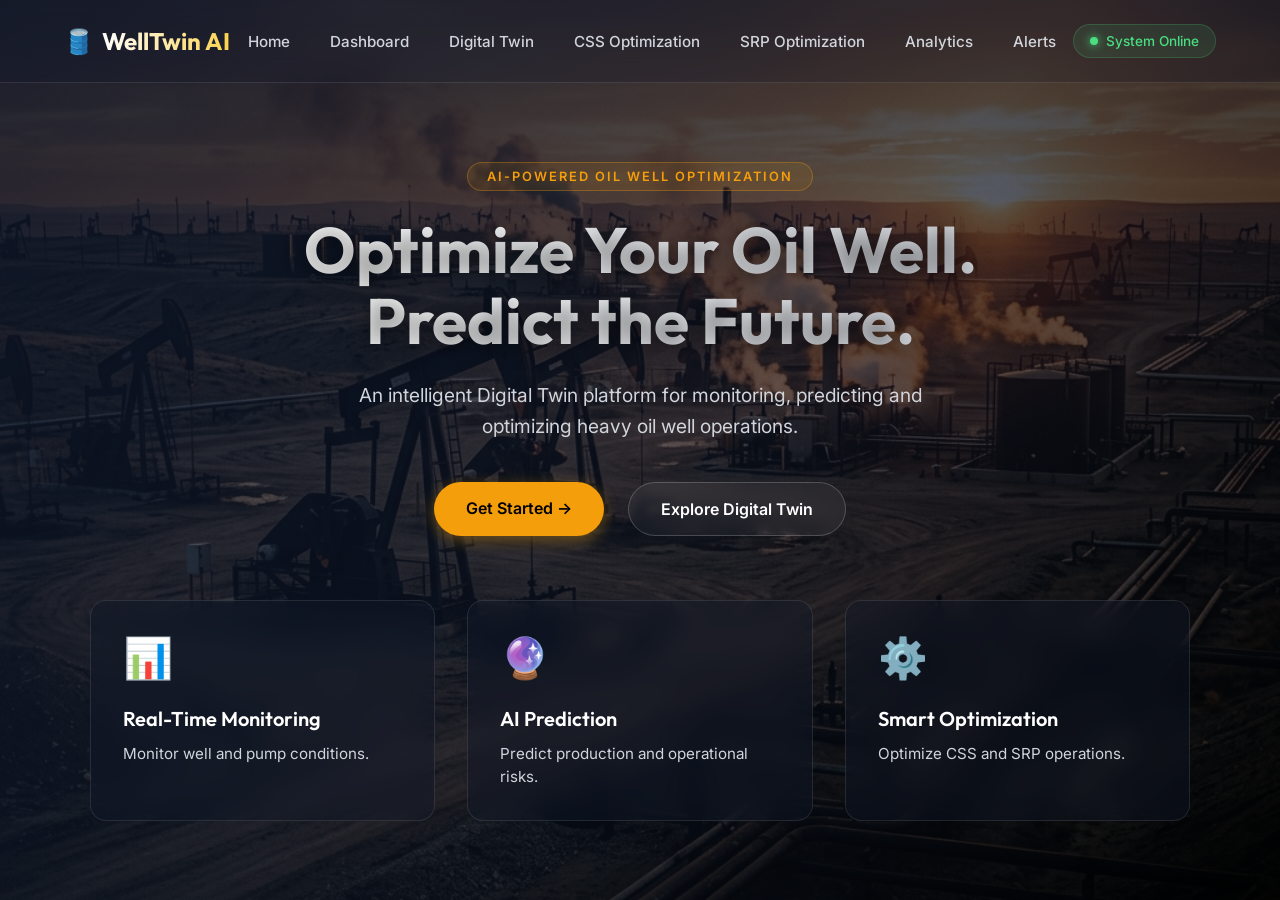
<file: index.html>
<!DOCTYPE html>
<html lang="en">
<head>
    <meta charset="UTF-8">
    <meta name="viewport" content="width=device-width, initial-scale=1.0">
    <meta name="description" content="WellTwin AI - AI-powered Oil Well Digital Twin platform for heavy oil well optimization.">
    <title>WellTwin AI - AI-Powered Oil Well Optimization</title>
    <link rel="stylesheet" href="style.css">
    <!-- Google Fonts -->
    <link href="https://fonts.googleapis.com/css2?family=Outfit:wght@300;400;500;600;700&family=Inter:wght@400;500&display=swap" rel="stylesheet">
</head>
<body>
    <div class="overlay"></div>
    
    <nav class="navbar">
        <div class="logo">🛢️ <span>WellTwin AI</span></div>
        <ul class="nav-links">
            <li><a href="index.html" class="active">Home</a></li>
            <li><a href="dashboard.html">Dashboard</a></li>
            <li><a href="digital-twin.html">Digital Twin</a></li>
            <li><a href="css-opt.html">CSS Optimization</a></li>
            <li><a href="srp-opt.html">SRP Optimization</a></li>
            <li><a href="analytics.html">Analytics</a></li>
            <li><a href="alerts.html">Alerts</a></li>
        </ul>
        <div class="system-status">
            <span class="status-dot"></span>
            System Online
        </div>
        <div class="hamburger">
            <span></span>
            <span></span>
            <span></span>
        </div>
    </nav>

    <main class="hero-section">
        <div class="hero-content">
            <div class="label">AI-POWERED OIL WELL OPTIMIZATION</div>
            <h1>Optimize Your Oil Well.<br>Predict the Future.</h1>
            <p class="subtitle">An intelligent Digital Twin platform for monitoring, predicting and optimizing heavy oil well operations.</p>
            
            <div class="cta-buttons">
                <a href="dashboard.html" class="btn btn-primary">Get Started &rarr;</a>
                <a href="digital-twin.html" class="btn btn-secondary">Explore Digital Twin</a>
            </div>
        </div>

        <div class="features-container">
            <div class="feature-card">
                <div class="icon">📊</div>
                <h3>Real-Time Monitoring</h3>
                <p>Monitor well and pump conditions.</p>
            </div>
            
            <div class="feature-card">
                <div class="icon">🔮</div>
                <h3>AI Prediction</h3>
                <p>Predict production and operational risks.</p>
            </div>
            
            <div class="feature-card">
                <div class="icon">⚙️</div>
                <h3>Smart Optimization</h3>
                <p>Optimize CSS and SRP operations.</p>
            </div>
        </div>
    </main>
</body>
</html>
</file>
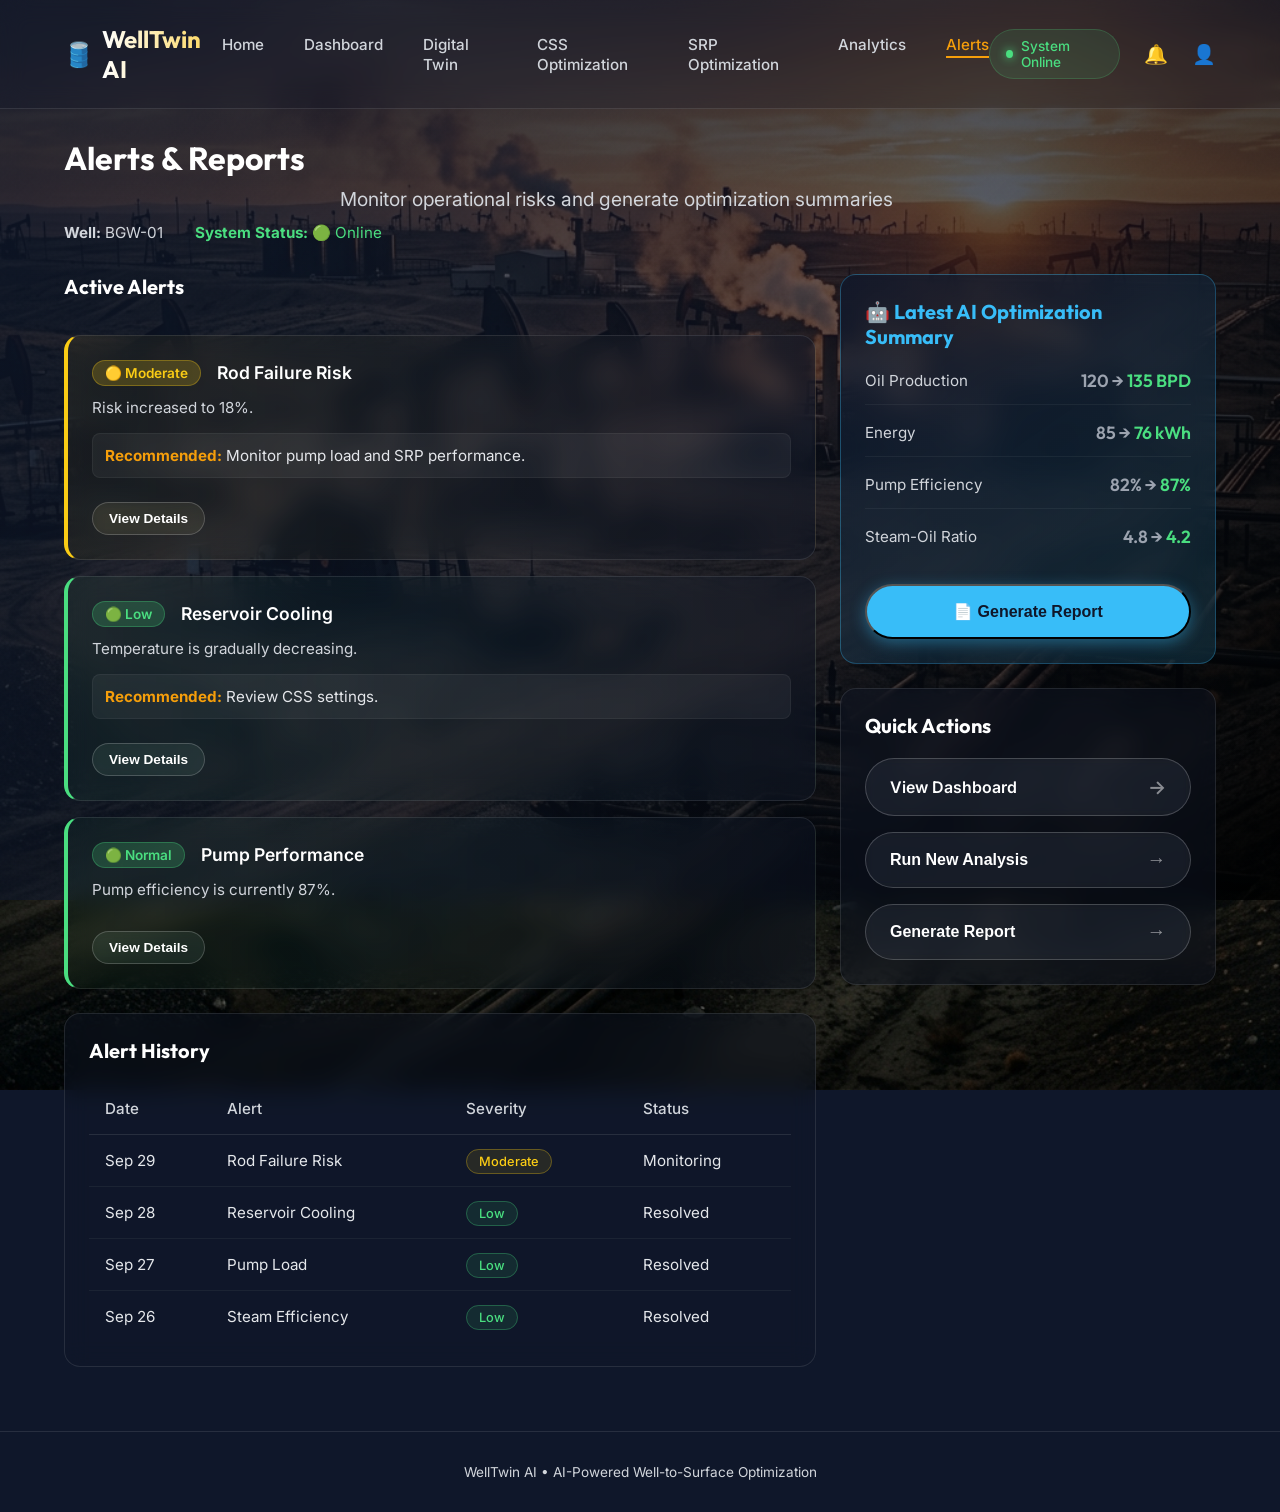
<file: alerts.html>
<!DOCTYPE html>
<html lang="en">
<head>
    <meta charset="UTF-8">
    <meta name="viewport" content="width=device-width, initial-scale=1.0">
    <meta name="description" content="WellTwin AI - Alerts & Reports">
    <title>WellTwin AI - Alerts</title>
    <link rel="stylesheet" href="style.css">
    <link rel="stylesheet" href="dashboard.css">
    <link rel="stylesheet" href="alerts.css">
    <!-- Google Fonts -->
    <link href="https://fonts.googleapis.com/css2?family=Outfit:wght@300;400;500;600;700&family=Inter:wght@400;500;600&display=swap" rel="stylesheet">
</head>
<body class="dashboard-body">
    <div class="overlay"></div>
    
    <!-- Top Navigation -->
    <nav class="navbar dashboard-nav">
        <div class="logo">🛢️ <span>WellTwin AI</span></div>
        <ul class="nav-links">
            <li><a href="index.html">Home</a></li>
            <li><a href="dashboard.html">Dashboard</a></li>
            <li><a href="digital-twin.html">Digital Twin</a></li>
            <li><a href="css-opt.html">CSS Optimization</a></li>
            <li><a href="srp-opt.html">SRP Optimization</a></li>
            <li><a href="analytics.html">Analytics</a></li>
            <li><a href="alerts.html" class="active">Alerts</a></li>
        </ul>
        <div class="nav-right">
            <div class="system-status">
                <span class="status-dot"></span>
                System Online
            </div>
            <div class="icon-btn">🔔</div>
            <div class="icon-btn">👤</div>
        </div>
    </nav>

    <main class="alerts-container">
        <!-- Header -->
        <header class="dash-header alerts-header">
            <div>
                <h1>Alerts & Reports</h1>
                <p class="subtitle" style="margin-bottom: 0.5rem;">Monitor operational risks and generate optimization summaries</p>
                <div class="well-info">
                    <span class="info-item"><strong>Well:</strong> BGW-01</span>
                    <span class="info-item status-normal"><strong>System Status:</strong> 🟢 Online</span>
                </div>
            </div>
        </header>

        <div class="alerts-grid">
            <!-- Left Column -->
            <div class="left-col">
                <!-- Section 1: Active Alerts -->
                <section class="active-alerts-section">
                    <h2 class="section-title">Active Alerts</h2>
                    
                    <div class="alert-card yellow-alert dash-card">
                        <div class="alert-top">
                            <div class="alert-badge yellow-badge">🟡 Moderate</div>
                            <h3 class="alert-title">Rod Failure Risk</h3>
                        </div>
                        <p class="alert-desc">Risk increased to 18%.</p>
                        <p class="alert-rec"><strong>Recommended:</strong> Monitor pump load and SRP performance.</p>
                        <button class="btn btn-secondary alert-btn" onclick="alert('Opening simulated alert details...')">View Details</button>
                    </div>

                    <div class="alert-card green-alert dash-card">
                        <div class="alert-top">
                            <div class="alert-badge green-badge">🟢 Low</div>
                            <h3 class="alert-title">Reservoir Cooling</h3>
                        </div>
                        <p class="alert-desc">Temperature is gradually decreasing.</p>
                        <p class="alert-rec"><strong>Recommended:</strong> Review CSS settings.</p>
                        <button class="btn btn-secondary alert-btn" onclick="alert('Opening simulated alert details...')">View Details</button>
                    </div>

                    <div class="alert-card green-alert dash-card">
                        <div class="alert-top">
                            <div class="alert-badge green-badge">🟢 Normal</div>
                            <h3 class="alert-title">Pump Performance</h3>
                        </div>
                        <p class="alert-desc">Pump efficiency is currently 87%.</p>
                        <button class="btn btn-secondary alert-btn" style="margin-top: 1.5rem;">View Details</button>
                    </div>
                </section>

                <!-- Section 2: Alert History -->
                <section class="alert-history-section dash-card">
                    <h2 class="section-title">Alert History</h2>
                    <div class="table-responsive">
                        <table class="history-table">
                            <thead>
                                <tr>
                                    <th>Date</th>
                                    <th>Alert</th>
                                    <th>Severity</th>
                                    <th>Status</th>
                                </tr>
                            </thead>
                            <tbody>
                                <tr>
                                    <td>Sep 29</td>
                                    <td>Rod Failure Risk</td>
                                    <td><span class="badge badge-yellow">Moderate</span></td>
                                    <td>Monitoring</td>
                                </tr>
                                <tr>
                                    <td>Sep 28</td>
                                    <td>Reservoir Cooling</td>
                                    <td><span class="badge badge-green">Low</span></td>
                                    <td>Resolved</td>
                                </tr>
                                <tr>
                                    <td>Sep 27</td>
                                    <td>Pump Load</td>
                                    <td><span class="badge badge-green">Low</span></td>
                                    <td>Resolved</td>
                                </tr>
                                <tr>
                                    <td>Sep 26</td>
                                    <td>Steam Efficiency</td>
                                    <td><span class="badge badge-green">Low</span></td>
                                    <td>Resolved</td>
                                </tr>
                            </tbody>
                        </table>
                    </div>
                </section>
            </div>

            <!-- Right Column -->
            <div class="right-col">
                <!-- Section 3: Optimization Summary -->
                <section class="opt-summary-card dash-card">
                    <h2 class="section-title ai-summary-title">🤖 Latest AI Optimization Summary</h2>
                    
                    <div class="summary-metrics">
                        <div class="sum-item">
                            <span class="sum-label">Oil Production</span>
                            <span class="sum-val">120 &rarr; <span class="green-text">135 BPD</span></span>
                        </div>
                        <div class="sum-item">
                            <span class="sum-label">Energy</span>
                            <span class="sum-val">85 &rarr; <span class="green-text">76 kWh</span></span>
                        </div>
                        <div class="sum-item">
                            <span class="sum-label">Pump Efficiency</span>
                            <span class="sum-val">82% &rarr; <span class="green-text">87%</span></span>
                        </div>
                        <div class="sum-item">
                            <span class="sum-label">Steam-Oil Ratio</span>
                            <span class="sum-val">4.8 &rarr; <span class="green-text">4.2</span></span>
                        </div>
                    </div>
                    
                    <button id="generateBtn" class="btn btn-primary gen-report-btn">📄 Generate Report</button>
                    
                    <div id="reportToast" class="toast hidden">
                        ✅ Optimization report generated successfully.
                    </div>
                </section>

                <!-- Section 4: Quick Actions -->
                <section class="quick-actions-section dash-card">
                    <h2 class="section-title">Quick Actions</h2>
                    <div class="action-buttons">
                        <a href="dashboard.html" class="btn btn-secondary action-btn">View Dashboard</a>
                        <button class="btn btn-secondary action-btn">Run New Analysis</button>
                        <button class="btn btn-secondary action-btn" onclick="document.getElementById('generateBtn').click()">Generate Report</button>
                    </div>
                </section>
            </div>
        </div>

    </main>

    <footer class="dash-footer">
        <p>WellTwin AI &bull; AI-Powered Well-to-Surface Optimization</p>
    </footer>

    <script>
        // Generate Report Notification Logic
        const generateBtn = document.getElementById('generateBtn');
        const reportToast = document.getElementById('reportToast');

        generateBtn.addEventListener('click', () => {
            generateBtn.disabled = true;
            generateBtn.innerText = "Generating...";
            
            setTimeout(() => {
                generateBtn.innerText = "📄 Generate Report";
                generateBtn.disabled = false;
                
                reportToast.classList.remove('hidden');
                reportToast.classList.add('show');
                
                setTimeout(() => {
                    reportToast.classList.remove('show');
                    setTimeout(() => reportToast.classList.add('hidden'), 300);
                }, 3000);
            }, 1000);
        });
    </script>
</body>
</html>
</file>
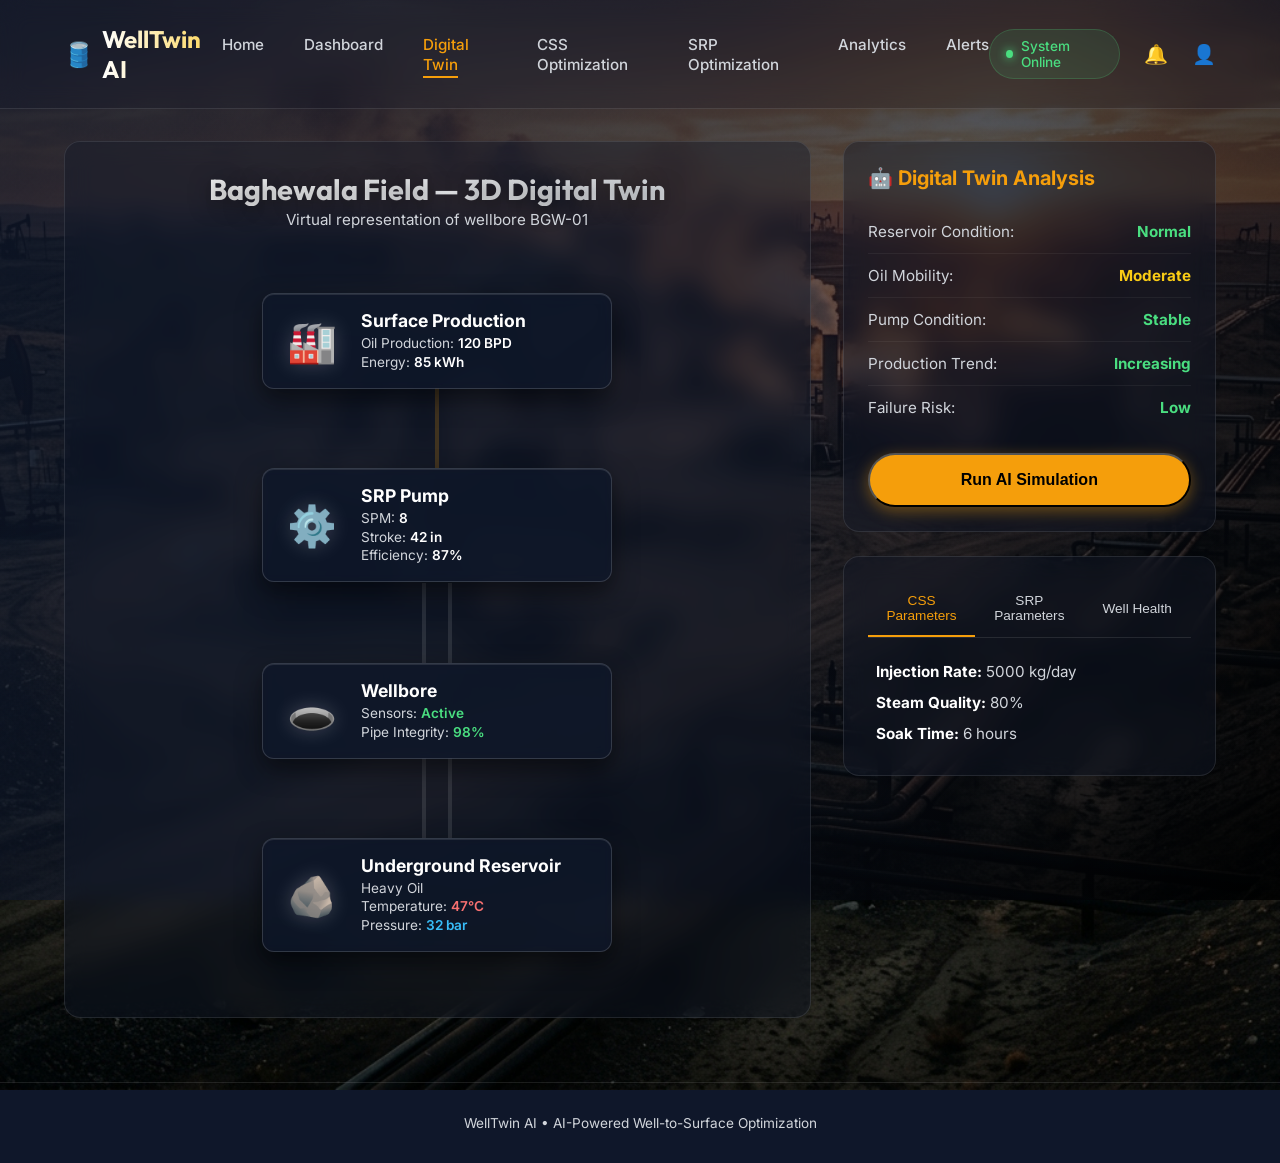
<file: digital-twin.html>
<!DOCTYPE html>
<html lang="en">
<head>
    <meta charset="UTF-8">
    <meta name="viewport" content="width=device-width, initial-scale=1.0">
    <meta name="description" content="WellTwin AI - Digital Twin Visualization">
    <title>WellTwin AI - Digital Twin</title>
    <link rel="stylesheet" href="style.css">
    <link rel="stylesheet" href="dashboard.css">
    <link rel="stylesheet" href="digital-twin.css">
    <!-- Google Fonts -->
    <link href="https://fonts.googleapis.com/css2?family=Outfit:wght@300;400;500;600;700&family=Inter:wght@400;500;600&display=swap" rel="stylesheet">
</head>
<body class="dashboard-body">
    <div class="overlay"></div>
    
    <!-- Top Navigation -->
    <nav class="navbar dashboard-nav">
        <div class="logo">🛢️ <span>WellTwin AI</span></div>
        <ul class="nav-links">
            <li><a href="index.html">Home</a></li>
            <li><a href="dashboard.html">Dashboard</a></li>
            <li><a href="digital-twin.html" class="active">Digital Twin</a></li>
            <li><a href="css-opt.html">CSS Optimization</a></li>
            <li><a href="srp-opt.html">SRP Optimization</a></li>
            <li><a href="analytics.html">Analytics</a></li>
            <li><a href="alerts.html">Alerts</a></li>
        </ul>
        <div class="nav-right">
            <div class="system-status">
                <span class="status-dot"></span>
                System Online
            </div>
            <div class="icon-btn">🔔</div>
            <div class="icon-btn">👤</div>
        </div>
    </nav>

    <main class="twin-container">
        <!-- Main Diagram Area -->
        <section class="twin-diagram-section">
            <div class="diagram-header">
                <h1>Baghewala Field &mdash; 3D Digital Twin</h1>
                <p>Virtual representation of wellbore BGW-01</p>
            </div>
            
            <div class="diagram-canvas">
                <!-- 4. Surface Production -->
                <div class="twin-node surface-node">
                    <div class="node-icon">🏭</div>
                    <div class="node-info">
                        <h3>Surface Production</h3>
                        <p>Oil Production: <span>120 BPD</span></p>
                        <p>Energy: <span>85 kWh</span></p>
                    </div>
                </div>

                <div class="flow-line oil-flow"></div>

                <!-- 3. SRP Pump -->
                <div class="twin-node pump-node">
                    <div class="node-icon">⚙️</div>
                    <div class="node-info">
                        <h3>SRP Pump</h3>
                        <p>SPM: <span>8</span></p>
                        <p>Stroke: <span>42 in</span></p>
                        <p>Efficiency: <span>87%</span></p>
                    </div>
                </div>

                <div class="flow-line bi-flow">
                    <div class="flow-up oil-flow-anim"></div>
                    <div class="flow-down steam-flow-anim"></div>
                </div>

                <!-- 2. Wellbore -->
                <div class="twin-node wellbore-node">
                    <div class="node-icon">🕳️</div>
                    <div class="node-info">
                        <h3>Wellbore</h3>
                        <p>Sensors: <span class="status-ok">Active</span></p>
                        <p>Pipe Integrity: <span class="status-ok">98%</span></p>
                    </div>
                </div>

                <div class="flow-line bi-flow">
                    <div class="flow-up oil-flow-anim"></div>
                    <div class="flow-down steam-flow-anim"></div>
                </div>

                <!-- 1. Underground Reservoir -->
                <div class="twin-node reservoir-node">
                    <div class="node-icon">🪨</div>
                    <div class="node-info">
                        <h3>Underground Reservoir</h3>
                        <p>Heavy Oil</p>
                        <p>Temperature: <span class="accent-temp">47°C</span></p>
                        <p>Pressure: <span class="accent-press">32 bar</span></p>
                    </div>
                </div>
            </div>
        </section>

        <!-- Right Side Panel -->
        <aside class="twin-sidebar">
            <div class="ai-analysis-card dash-card">
                <h2 class="ai-title">🤖 Digital Twin Analysis</h2>
                
                <ul class="analysis-list">
                    <li><span>Reservoir Condition:</span> <strong class="green">Normal</strong></li>
                    <li><span>Oil Mobility:</span> <strong class="yellow">Moderate</strong></li>
                    <li><span>Pump Condition:</span> <strong class="green">Stable</strong></li>
                    <li><span>Production Trend:</span> <strong class="green">Increasing</strong></li>
                    <li><span>Failure Risk:</span> <strong class="green">Low</strong></li>
                </ul>

                <button id="simBtn" class="btn btn-primary sim-btn">Run AI Simulation</button>
                
                <div id="simLoader" class="loader hidden">
                    <div class="spinner"></div>
                    <p>Running Neural Simulation...</p>
                </div>
                
                <div id="simResult" class="sim-result hidden">
                    <h4>✅ Simulation Complete</h4>
                    <p>Expected production after optimization: <strong>135 BPD</strong></p>
                </div>
            </div>

            <div class="controls-card dash-card">
                <div class="tabs">
                    <button class="tab-btn active" onclick="openTab('css')">CSS Parameters</button>
                    <button class="tab-btn" onclick="openTab('srp')">SRP Parameters</button>
                    <button class="tab-btn" onclick="openTab('health')">Well Health</button>
                </div>
                
                <div id="css" class="tab-content active">
                    <p><strong>Injection Rate:</strong> 5000 kg/day</p>
                    <p><strong>Steam Quality:</strong> 80%</p>
                    <p><strong>Soak Time:</strong> 6 hours</p>
                </div>
                <div id="srp" class="tab-content hidden">
                    <p><strong>Pump Speed:</strong> 8 SPM</p>
                    <p><strong>Stroke Length:</strong> 42 in</p>
                    <p><strong>Motor Load:</strong> 65%</p>
                </div>
                <div id="health" class="tab-content hidden">
                    <p><strong>Overall Status:</strong> Normal</p>
                    <p><strong>Rod Stress:</strong> Low</p>
                    <p><strong>Maintenance:</strong> Due in 45 days</p>
                </div>
            </div>
        </aside>
    </main>

    <footer class="dash-footer">
        <p>WellTwin AI &bull; AI-Powered Well-to-Surface Optimization</p>
    </footer>

    <script>
        // AI Simulation Logic
        const simBtn = document.getElementById('simBtn');
        const simLoader = document.getElementById('simLoader');
        const simResult = document.getElementById('simResult');

        simBtn.addEventListener('click', () => {
            simBtn.classList.add('hidden');
            simLoader.classList.remove('hidden');
            
            setTimeout(() => {
                simLoader.classList.add('hidden');
                simResult.classList.remove('hidden');
                simResult.classList.add('fade-in');
            }, 2500);
        });

        // Tabs Logic
        function openTab(tabId) {
            document.querySelectorAll('.tab-content').forEach(el => el.classList.add('hidden'));
            document.querySelectorAll('.tab-btn').forEach(el => el.classList.remove('active'));
            
            document.getElementById(tabId).classList.remove('hidden');
            event.currentTarget.classList.add('active');
        }
    </script>
</body>
</html>
</file>
<file: style.css>
/* CSS Reset & Variables */
:root {
    --primary: #f59e0b; /* Warm sunset accent */
    --primary-hover: #d97706;
    --text-main: #ffffff;
    --text-muted: #d1d5db;
    --bg-dark: #0f172a;
    --card-bg: rgba(15, 23, 42, 0.4);
    --card-border: rgba(255, 255, 255, 0.1);
    --glass-blur: 12px;
}

* {
    margin: 0;
    padding: 0;
    box-sizing: border-box;
}

body {
    font-family: 'Inter', sans-serif;
    color: var(--text-main);
    background: url('bg.jpg') center/cover no-repeat fixed;
    min-height: 100vh;
    display: flex;
    flex-direction: column;
    overflow-x: hidden;
}

/* Dark transparent gradient overlay */
.overlay {
    position: fixed;
    top: 0;
    left: 0;
    width: 100%;
    height: 100%;
    background: linear-gradient(
        135deg, 
        rgba(15, 23, 42, 0.85) 0%, 
        rgba(15, 23, 42, 0.6) 50%, 
        rgba(0, 0, 0, 0.8) 100%
    );
    z-index: -1;
}

/* Navbar */
.navbar {
    display: flex;
    justify-content: space-between;
    align-items: center;
    padding: 1.5rem 5%;
    background: rgba(15, 23, 42, 0.2);
    backdrop-filter: blur(var(--glass-blur));
    -webkit-backdrop-filter: blur(var(--glass-blur));
    border-bottom: 1px solid var(--card-border);
    position: sticky;
    top: 0;
    z-index: 100;
}

.logo {
    font-family: 'Outfit', sans-serif;
    font-size: 1.5rem;
    font-weight: 700;
    display: flex;
    align-items: center;
    gap: 0.5rem;
    cursor: pointer;
}

.logo span {
    background: linear-gradient(90deg, #fff, #fcd34d);
    -webkit-background-clip: text;
    -webkit-text-fill-color: transparent;
}

.nav-links {
    display: flex;
    list-style: none;
    gap: 2.5rem;
}

.nav-links a {
    color: var(--text-muted);
    text-decoration: none;
    font-size: 0.95rem;
    font-weight: 500;
    transition: color 0.3s ease;
    position: relative;
}

.nav-links a::after {
    content: '';
    position: absolute;
    bottom: -4px;
    left: 0;
    width: 0%;
    height: 2px;
    background: var(--primary);
    transition: width 0.3s ease;
}

.nav-links a:hover {
    color: #fff;
}

.nav-links a:hover::after {
    width: 100%;
}

.system-status {
    display: flex;
    align-items: center;
    gap: 0.5rem;
    font-size: 0.85rem;
    font-weight: 500;
    color: #4ade80;
    background: rgba(74, 222, 128, 0.1);
    padding: 0.5rem 1rem;
    border-radius: 2rem;
    border: 1px solid rgba(74, 222, 128, 0.2);
}

.status-dot {
    width: 8px;
    height: 8px;
    background: #4ade80;
    border-radius: 50%;
    box-shadow: 0 0 10px #4ade80;
    animation: pulse 2s infinite;
}

@keyframes pulse {
    0% { box-shadow: 0 0 0 0 rgba(74, 222, 128, 0.7); }
    70% { box-shadow: 0 0 0 10px rgba(74, 222, 128, 0); }
    100% { box-shadow: 0 0 0 0 rgba(74, 222, 128, 0); }
}

.hamburger {
    display: none;
    flex-direction: column;
    gap: 5px;
    cursor: pointer;
}

.hamburger span {
    width: 25px;
    height: 3px;
    background: #fff;
    border-radius: 3px;
}

/* Hero Section */
.hero-section {
    flex: 1;
    display: flex;
    flex-direction: column;
    justify-content: center;
    align-items: center;
    text-align: center;
    padding: 4rem 5%;
    gap: 4rem;
}

.hero-content {
    max-width: 800px;
    animation: fadeInDown 1s ease-out;
}

.label {
    display: inline-block;
    font-size: 0.8rem;
    font-weight: 600;
    letter-spacing: 2px;
    color: var(--primary);
    text-transform: uppercase;
    margin-bottom: 1.5rem;
    padding: 0.4rem 1.2rem;
    border-radius: 2rem;
    background: rgba(245, 158, 11, 0.1);
    border: 1px solid rgba(245, 158, 11, 0.3);
}

h1 {
    font-family: 'Outfit', sans-serif;
    font-size: clamp(2.5rem, 5vw, 4.5rem);
    font-weight: 700;
    line-height: 1.1;
    margin-bottom: 1.5rem;
    background: linear-gradient(to right, #ffffff, #d1d5db);
    -webkit-background-clip: text;
    -webkit-text-fill-color: transparent;
    text-shadow: 0 4px 20px rgba(0,0,0,0.5);
}

.subtitle {
    font-size: clamp(1rem, 1.5vw, 1.25rem);
    color: var(--text-muted);
    line-height: 1.6;
    margin-bottom: 2.5rem;
    max-width: 600px;
    margin-inline: auto;
}

.cta-buttons {
    display: flex;
    gap: 1.5rem;
    justify-content: center;
    flex-wrap: wrap;
}

.btn {
    display: inline-block;
    padding: 1rem 2rem;
    border-radius: 3rem;
    font-size: 1rem;
    font-weight: 600;
    text-decoration: none;
    transition: all 0.3s ease;
    cursor: pointer;
}

.btn-primary {
    background: var(--primary);
    color: #000;
    box-shadow: 0 4px 15px rgba(245, 158, 11, 0.4);
}

.btn-primary:hover {
    background: var(--primary-hover);
    transform: translateY(-2px);
    box-shadow: 0 6px 20px rgba(245, 158, 11, 0.6);
}

.btn-secondary {
    background: rgba(255, 255, 255, 0.05);
    color: #fff;
    border: 1px solid rgba(255, 255, 255, 0.2);
    backdrop-filter: blur(5px);
}

.btn-secondary:hover {
    background: rgba(255, 255, 255, 0.1);
    border-color: rgba(255, 255, 255, 0.4);
    transform: translateY(-2px);
}

/* Cards Section */
.features-container {
    display: grid;
    grid-template-columns: repeat(auto-fit, minmax(280px, 1fr));
    gap: 2rem;
    width: 100%;
    max-width: 1100px;
    animation: fadeInUp 1s ease-out 0.3s backwards;
}

.feature-card {
    background: var(--card-bg);
    border: 1px solid var(--card-border);
    border-radius: 1rem;
    padding: 2rem;
    text-align: left;
    backdrop-filter: blur(var(--glass-blur));
    -webkit-backdrop-filter: blur(var(--glass-blur));
    transition: all 0.4s ease;
    position: relative;
    overflow: hidden;
}

.feature-card::before {
    content: '';
    position: absolute;
    top: 0;
    left: -100%;
    width: 100%;
    height: 100%;
    background: linear-gradient(90deg, transparent, rgba(255,255,255,0.05), transparent);
    transition: left 0.6s ease;
}

.feature-card:hover {
    transform: translateY(-5px);
    border-color: rgba(245, 158, 11, 0.4);
    box-shadow: 0 10px 30px rgba(0,0,0,0.5), 0 0 20px rgba(245, 158, 11, 0.1);
}

.feature-card:hover::before {
    left: 100%;
}

.icon {
    font-size: 2.5rem;
    margin-bottom: 1.5rem;
}

.feature-card h3 {
    font-family: 'Outfit', sans-serif;
    font-size: 1.25rem;
    font-weight: 600;
    margin-bottom: 0.75rem;
    color: #fff;
}

.feature-card p {
    color: var(--text-muted);
    font-size: 0.95rem;
    line-height: 1.5;
}

/* Animations */
@keyframes fadeInDown {
    from { opacity: 0; transform: translateY(-30px); }
    to { opacity: 1; transform: translateY(0); }
}

@keyframes fadeInUp {
    from { opacity: 0; transform: translateY(30px); }
    to { opacity: 1; transform: translateY(0); }
}

/* Responsive */
@media (max-width: 900px) {
    .nav-links {
        display: none;
    }
    
    .hamburger {
        display: flex;
    }
    
    .features-container {
        grid-template-columns: 1fr;
        max-width: 400px;
    }
}

@media (max-width: 480px) {
    .cta-buttons {
        flex-direction: column;
    }
    
    .system-status {
        display: none;
    }
}
</file>
<file: dashboard.css>
/* Dashboard Specific Styles */
.dashboard-body {
    background: url('bg.jpg') center/cover no-repeat fixed;
    background-color: var(--bg-dark);
}

.dashboard-nav .nav-links a.active {
    color: var(--primary);
}

.dashboard-nav .nav-links a.active::after {
    width: 100%;
}

.nav-right {
    display: flex;
    align-items: center;
    gap: 1.5rem;
}

.icon-btn {
    cursor: pointer;
    font-size: 1.2rem;
    transition: transform 0.2s ease;
}

.icon-btn:hover {
    transform: scale(1.1);
}

.dashboard-container {
    padding: 2rem 5%;
    max-width: 1400px;
    margin: 0 auto;
    width: 100%;
    display: flex;
    flex-direction: column;
    gap: 2rem;
    animation: fadeInUp 0.8s ease-out;
}

/* Header */
.dash-header h1 {
    font-size: 2rem;
    margin-bottom: 0.5rem;
    text-shadow: none;
    background: #fff;
    -webkit-background-clip: text;
}

.well-info {
    display: flex;
    gap: 2rem;
    font-size: 0.95rem;
    color: var(--text-muted);
    flex-wrap: wrap;
}

.status-normal {
    color: #4ade80;
}

/* Common Card Style */
.dash-card {
    background: var(--card-bg);
    border: 1px solid var(--card-border);
    border-radius: 1rem;
    padding: 1.5rem;
    backdrop-filter: blur(var(--glass-blur));
    -webkit-backdrop-filter: blur(var(--glass-blur));
}

/* Metrics Grid */
.metrics-grid {
    display: grid;
    grid-template-columns: repeat(auto-fit, minmax(220px, 1fr));
    gap: 1.5rem;
}

.metric-card {
    background: var(--card-bg);
    border: 1px solid var(--card-border);
    border-radius: 1rem;
    padding: 1.5rem;
    backdrop-filter: blur(var(--glass-blur));
    transition: transform 0.3s ease, border-color 0.3s ease;
}

.metric-card:hover {
    transform: translateY(-3px);
    border-color: rgba(245, 158, 11, 0.4);
}

.metric-header {
    display: flex;
    align-items: center;
    gap: 0.5rem;
    margin-bottom: 1rem;
    color: var(--text-muted);
    font-size: 0.95rem;
}

.metric-value {
    font-size: 2.2rem;
    font-weight: 700;
    font-family: 'Outfit', sans-serif;
    color: #fff;
    margin-bottom: 0.5rem;
}

.metric-value .unit {
    font-size: 1rem;
    color: var(--text-muted);
    font-weight: 400;
}

.metric-trend {
    font-size: 0.85rem;
    font-weight: 500;
}

.metric-trend.positive { color: #4ade80; }
.metric-trend.negative { color: #f87171; }
.metric-trend.stable { color: #9ca3af; }

/* Charts Section */
.charts-section {
    display: grid;
    grid-template-columns: 2fr 1fr;
    gap: 1.5rem;
}

@media (max-width: 900px) {
    .charts-section {
        grid-template-columns: 1fr;
    }
}

.chart-card, .health-card {
    background: var(--card-bg);
    border: 1px solid var(--card-border);
    border-radius: 1rem;
    padding: 1.5rem;
    backdrop-filter: blur(var(--glass-blur));
}

.chart-card h2, .health-card h2 {
    font-family: 'Outfit', sans-serif;
    font-size: 1.25rem;
    margin-bottom: 1.5rem;
}

.chart-container {
    height: 300px;
    width: 100%;
}

.health-list {
    list-style: none;
    display: flex;
    flex-direction: column;
    gap: 1.25rem;
}

.health-list li {
    font-size: 1rem;
    color: #e5e7eb;
    display: flex;
    align-items: center;
    gap: 0.75rem;
    background: rgba(255,255,255,0.03);
    padding: 1rem;
    border-radius: 0.5rem;
    border: 1px solid rgba(255,255,255,0.05);
}

.h-dot {
    width: 10px;
    height: 10px;
    border-radius: 50%;
    display: inline-block;
}

.h-dot.green {
    background: #4ade80;
    box-shadow: 0 0 8px rgba(74, 222, 128, 0.6);
}

/* AI Recommendation Section */
.ai-recommendation-card {
    background: linear-gradient(135deg, rgba(245, 158, 11, 0.1) 0%, rgba(15, 23, 42, 0.6) 100%);
    border: 1px solid rgba(245, 158, 11, 0.3);
    border-radius: 1rem;
    padding: 2rem;
    backdrop-filter: blur(var(--glass-blur));
    box-shadow: 0 0 20px rgba(245, 158, 11, 0.05);
}

.ai-header h2 {
    font-family: 'Outfit', sans-serif;
    color: var(--primary);
    font-size: 1.5rem;
    margin-bottom: 1.5rem;
    display: flex;
    align-items: center;
    gap: 0.5rem;
}

.ai-content {
    display: grid;
    grid-template-columns: 1.5fr 1fr;
    gap: 2rem;
    align-items: center;
}

@media (max-width: 768px) {
    .ai-content {
        grid-template-columns: 1fr;
    }
}

.ai-text h3 {
    font-size: 1.1rem;
    margin-bottom: 0.75rem;
}

.ai-text p {
    color: #d1d5db;
    font-style: italic;
    line-height: 1.6;
    margin-bottom: 1.5rem;
    padding-left: 1rem;
    border-left: 3px solid var(--primary);
}

.ai-btn {
    padding: 0.75rem 1.5rem;
    font-size: 0.95rem;
}

.ai-values {
    background: rgba(0,0,0,0.2);
    padding: 1.5rem;
    border-radius: 0.75rem;
    border: 1px solid rgba(255,255,255,0.05);
    display: flex;
    flex-direction: column;
    gap: 1rem;
}

.ai-val-item {
    display: flex;
    justify-content: space-between;
    border-bottom: 1px solid rgba(255,255,255,0.05);
    padding-bottom: 0.5rem;
}
.ai-val-item:last-child {
    border-bottom: none;
    padding-bottom: 0;
}

.ai-val-item span {
    color: var(--text-muted);
}
.ai-val-item strong {
    color: var(--primary);
}

/* Risk Grid */
.risk-grid {
    display: grid;
    grid-template-columns: repeat(auto-fit, minmax(200px, 1fr));
    gap: 1.5rem;
}

.risk-card {
    background: var(--card-bg);
    border: 1px solid var(--card-border);
    border-radius: 1rem;
    padding: 1.25rem 1.5rem;
    backdrop-filter: blur(var(--glass-blur));
    display: flex;
    flex-direction: column;
    gap: 0.75rem;
}

.risk-card h3 {
    font-size: 1rem;
    color: var(--text-muted);
    font-weight: 500;
}

.risk-status {
    font-size: 1.1rem;
    font-weight: 600;
}

.risk-status.green { color: #4ade80; }
.risk-status.yellow { color: #facc15; }

/* Footer */
.dash-footer {
    text-align: center;
    padding: 2rem 5%;
    color: var(--text-muted);
    font-size: 0.85rem;
    border-top: 1px solid var(--card-border);
    margin-top: 2rem;
}
</file>
<file: alerts.css>
/* Alerts & Reports Layout */
.alerts-container {
    padding: 2rem 5%;
    max-width: 1400px;
    margin: 0 auto;
    width: 100%;
    display: flex;
    flex-direction: column;
    gap: 2rem;
    animation: fadeInUp 0.8s ease-out;
}

.section-title {
    font-family: 'Outfit', sans-serif;
    font-size: 1.25rem;
    color: #fff;
    margin-bottom: 1.25rem;
}

.alerts-grid {
    display: grid;
    grid-template-columns: 2fr 1fr;
    gap: 1.5rem;
}

@media (max-width: 1024px) {
    .alerts-grid {
        grid-template-columns: 1fr;
    }
}

.left-col, .right-col {
    display: flex;
    flex-direction: column;
    gap: 1.5rem;
}

/* Active Alerts */
.active-alerts-section {
    display: flex;
    flex-direction: column;
    gap: 1rem;
}

.alert-card {
    padding: 1.5rem;
    display: flex;
    flex-direction: column;
    gap: 0.5rem;
    border-left-width: 4px;
    border-left-style: solid;
    transition: transform 0.2s ease;
}

.alert-card:hover {
    transform: translateX(5px);
}

.yellow-alert {
    border-left-color: #facc15;
    background: linear-gradient(90deg, rgba(250, 204, 21, 0.05) 0%, rgba(15, 23, 42, 0.4) 100%);
}

.green-alert {
    border-left-color: #4ade80;
    background: linear-gradient(90deg, rgba(74, 222, 128, 0.05) 0%, rgba(15, 23, 42, 0.4) 100%);
}

.alert-top {
    display: flex;
    align-items: center;
    gap: 1rem;
    margin-bottom: 0.25rem;
}

.alert-badge {
    font-size: 0.85rem;
    font-weight: 600;
    padding: 0.25rem 0.75rem;
    border-radius: 1rem;
}
.yellow-badge { background: rgba(250, 204, 21, 0.2); color: #facc15; border: 1px solid rgba(250, 204, 21, 0.3); }
.green-badge { background: rgba(74, 222, 128, 0.2); color: #4ade80; border: 1px solid rgba(74, 222, 128, 0.3); }

.alert-title {
    font-size: 1.1rem;
    color: #fff;
    font-weight: 600;
}

.alert-desc {
    color: #d1d5db;
    font-size: 0.95rem;
}

.alert-rec {
    color: #e5e7eb;
    font-size: 0.95rem;
    background: rgba(255,255,255,0.05);
    padding: 0.75rem;
    border-radius: 0.5rem;
    margin-top: 0.5rem;
    border: 1px solid rgba(255,255,255,0.05);
}
.alert-rec strong {
    color: var(--primary);
}

.alert-btn {
    align-self: flex-start;
    padding: 0.5rem 1rem;
    font-size: 0.85rem;
    margin-top: 1rem;
}

/* Alert History Table */
.table-responsive {
    overflow-x: auto;
}

.history-table {
    width: 100%;
    border-collapse: collapse;
    font-size: 0.95rem;
}

.history-table th {
    text-align: left;
    color: var(--text-muted);
    font-weight: 500;
    padding: 1rem;
    border-bottom: 1px solid var(--card-border);
}

.history-table td {
    padding: 1rem;
    border-bottom: 1px solid rgba(255,255,255,0.05);
    color: #e5e7eb;
}

.history-table tr:last-child td {
    border-bottom: none;
}

.history-table tr:hover td {
    background: rgba(255,255,255,0.02);
}

.badge {
    padding: 0.25rem 0.75rem;
    border-radius: 1rem;
    font-size: 0.8rem;
    font-weight: 500;
}
.badge-yellow { color: #facc15; background: rgba(250, 204, 21, 0.1); border: 1px solid rgba(250, 204, 21, 0.3); }
.badge-green { color: #4ade80; background: rgba(74, 222, 128, 0.1); border: 1px solid rgba(74, 222, 128, 0.3); }

/* Optimization Summary */
.opt-summary-card {
    background: linear-gradient(145deg, rgba(15, 23, 42, 0.8) 0%, rgba(56, 189, 248, 0.15) 100%);
    border-color: rgba(56, 189, 248, 0.3);
    position: relative;
    overflow: hidden;
}

.ai-summary-title {
    color: #38bdf8;
}

.summary-metrics {
    display: flex;
    flex-direction: column;
    gap: 1rem;
    margin-bottom: 1.5rem;
}

.sum-item {
    display: flex;
    justify-content: space-between;
    align-items: center;
    padding-bottom: 0.75rem;
    border-bottom: 1px solid rgba(255,255,255,0.05);
}
.sum-item:last-child {
    border-bottom: none;
}

.sum-label {
    color: #d1d5db;
    font-size: 0.95rem;
}

.sum-val {
    font-family: 'Outfit', sans-serif;
    font-weight: 600;
    font-size: 1.1rem;
    color: #9ca3af;
}

.green-text {
    color: #4ade80;
}

.gen-report-btn {
    width: 100%;
    background: #38bdf8;
    color: #0f172a;
    box-shadow: 0 4px 15px rgba(56, 189, 248, 0.4);
}
.gen-report-btn:hover {
    background: #0ea5e9;
    box-shadow: 0 6px 20px rgba(56, 189, 248, 0.6);
}

.toast {
    position: absolute;
    bottom: 20px;
    left: 50%;
    transform: translateX(-50%) translateY(20px);
    background: rgba(74, 222, 128, 0.9);
    color: #064e3b;
    padding: 0.75rem 1.5rem;
    border-radius: 2rem;
    font-weight: 600;
    font-size: 0.9rem;
    white-space: nowrap;
    opacity: 0;
    transition: all 0.3s ease;
    box-shadow: 0 5px 15px rgba(0,0,0,0.3);
    z-index: 10;
}

.toast.show {
    transform: translateX(-50%) translateY(0);
    opacity: 1;
}

.hidden { display: none !important; }

/* Quick Actions */
.action-buttons {
    display: flex;
    flex-direction: column;
    gap: 1rem;
}

.action-btn {
    width: 100%;
    text-align: left;
    padding: 1rem 1.5rem;
    display: flex;
    align-items: center;
    justify-content: space-between;
}
.action-btn::after {
    content: '→';
    font-size: 1.2rem;
    opacity: 0.5;
    transition: transform 0.2s;
}
.action-btn:hover::after {
    transform: translateX(5px);
    opacity: 1;
}
</file>
<file: digital-twin.css>
/* Digital Twin Layout */
.twin-container {
    padding: 2rem 5%;
    max-width: 1400px;
    margin: 0 auto;
    width: 100%;
    display: grid;
    grid-template-columns: 2fr 1fr;
    gap: 2rem;
    animation: fadeInUp 0.8s ease-out;
}

@media (max-width: 900px) {
    .twin-container {
        grid-template-columns: 1fr;
    }
}

/* Diagram Section */
.twin-diagram-section {
    background: var(--card-bg);
    border: 1px solid var(--card-border);
    border-radius: 1rem;
    padding: 2rem;
    backdrop-filter: blur(var(--glass-blur));
    display: flex;
    flex-direction: column;
}

.diagram-header {
    text-align: center;
    margin-bottom: 2rem;
}

.diagram-header h1 {
    font-size: 1.8rem;
    color: #fff;
    margin-bottom: 0.25rem;
}

.diagram-header p {
    color: var(--text-muted);
    font-size: 0.95rem;
}

/* 3D Diagram Elements */
.diagram-canvas {
    display: flex;
    flex-direction: column;
    align-items: center;
    flex: 1;
    position: relative;
    padding: 2rem 0;
}

.twin-node {
    background: rgba(15, 23, 42, 0.7);
    border: 1px solid rgba(255, 255, 255, 0.15);
    border-radius: 0.75rem;
    padding: 1rem 1.5rem;
    display: flex;
    align-items: center;
    gap: 1.5rem;
    width: 350px;
    position: relative;
    z-index: 2;
    box-shadow: 0 10px 25px rgba(0,0,0,0.5), inset 0 1px 0 rgba(255,255,255,0.1);
    backdrop-filter: blur(5px);
    transition: transform 0.3s ease;
}

.twin-node:hover {
    transform: scale(1.05);
    border-color: rgba(245, 158, 11, 0.5);
}

.node-icon {
    font-size: 2.5rem;
    filter: drop-shadow(0 0 10px rgba(255,255,255,0.2));
}

.node-info h3 {
    font-size: 1.1rem;
    color: #fff;
    margin-bottom: 0.25rem;
}

.node-info p {
    font-size: 0.85rem;
    color: #d1d5db;
    margin-bottom: 0.15rem;
}

.node-info span {
    font-weight: 600;
    color: #fff;
}

/* Colors for specific states */
.status-ok { color: #4ade80 !important; }
.accent-temp { color: #f87171 !important; }
.accent-press { color: #38bdf8 !important; }

/* Flow Lines */
.flow-line {
    width: 4px;
    height: 80px;
    background: rgba(255,255,255,0.1);
    position: relative;
    z-index: 1;
}

.bi-flow {
    display: flex;
    justify-content: space-between;
    width: 30px;
    background: transparent;
}

.flow-up, .flow-down {
    width: 4px;
    height: 100%;
    position: relative;
    overflow: hidden;
    background: rgba(255,255,255,0.1);
}

/* Animations */
.oil-flow-anim::before {
    content: '';
    position: absolute;
    bottom: -100%;
    left: 0;
    width: 100%;
    height: 100%;
    background: linear-gradient(to top, transparent, #f59e0b, transparent);
    animation: flowUp 2s linear infinite;
}

.steam-flow-anim::before {
    content: '';
    position: absolute;
    top: -100%;
    left: 0;
    width: 100%;
    height: 100%;
    background: linear-gradient(to bottom, transparent, #38bdf8, transparent);
    animation: flowDown 3s linear infinite;
}

.oil-flow {
    background: rgba(245, 158, 11, 0.2);
    overflow: hidden;
}
.oil-flow::before {
    content: '';
    position: absolute;
    bottom: -100%;
    left: 0;
    width: 100%;
    height: 100%;
    background: linear-gradient(to top, transparent, #f59e0b, transparent);
    animation: flowUp 1.5s linear infinite;
}

@keyframes flowUp {
    0% { bottom: -100%; }
    100% { bottom: 100%; }
}

@keyframes flowDown {
    0% { top: -100%; }
    100% { top: 100%; }
}

/* Sidebar */
.twin-sidebar {
    display: flex;
    flex-direction: column;
    gap: 1.5rem;
}

.ai-title {
    font-size: 1.25rem;
    color: var(--primary);
    margin-bottom: 1.25rem;
}

.analysis-list {
    list-style: none;
    margin-bottom: 1.5rem;
}

.analysis-list li {
    display: flex;
    justify-content: space-between;
    padding: 0.75rem 0;
    border-bottom: 1px solid rgba(255,255,255,0.05);
    font-size: 0.95rem;
}
.analysis-list li:last-child {
    border-bottom: none;
}

.analysis-list span { color: var(--text-muted); }
.analysis-list .green { color: #4ade80; }
.analysis-list .yellow { color: #facc15; }

.sim-btn {
    width: 100%;
    text-align: center;
}

.hidden { display: none !important; }
.fade-in { animation: fadeIn 0.5s ease; }

@keyframes fadeIn {
    from { opacity: 0; }
    to { opacity: 1; }
}

/* Loader */
.loader {
    text-align: center;
    padding: 2rem 0;
}

.spinner {
    width: 40px;
    height: 40px;
    border: 4px solid rgba(245, 158, 11, 0.2);
    border-top: 4px solid var(--primary);
    border-radius: 50%;
    margin: 0 auto 1rem;
    animation: spin 1s linear infinite;
}

@keyframes spin {
    0% { transform: rotate(0deg); }
    100% { transform: rotate(360deg); }
}

.sim-result {
    background: rgba(74, 222, 128, 0.1);
    border: 1px solid rgba(74, 222, 128, 0.3);
    padding: 1.25rem;
    border-radius: 0.75rem;
    text-align: center;
}

.sim-result h4 {
    color: #4ade80;
    margin-bottom: 0.5rem;
}

.sim-result p {
    font-size: 0.95rem;
    color: #fff;
}

.sim-result strong {
    font-size: 1.2rem;
    color: var(--primary);
}

/* Controls */
.controls-card {
    display: flex;
    flex-direction: column;
}

.tabs {
    display: flex;
    border-bottom: 1px solid var(--card-border);
    margin-bottom: 1rem;
}

.tab-btn {
    flex: 1;
    background: none;
    border: none;
    color: var(--text-muted);
    padding: 0.75rem;
    font-size: 0.85rem;
    font-weight: 500;
    cursor: pointer;
    border-bottom: 2px solid transparent;
    transition: all 0.3s ease;
}

.tab-btn:hover {
    color: #fff;
}

.tab-btn.active {
    color: var(--primary);
    border-bottom: 2px solid var(--primary);
}

.tab-content {
    padding: 0.5rem;
}

.tab-content p {
    font-size: 0.95rem;
    color: #d1d5db;
    margin-bottom: 0.75rem;
}
.tab-content p:last-child {
    margin-bottom: 0;
}
.tab-content strong {
    color: #fff;
}
</file>
